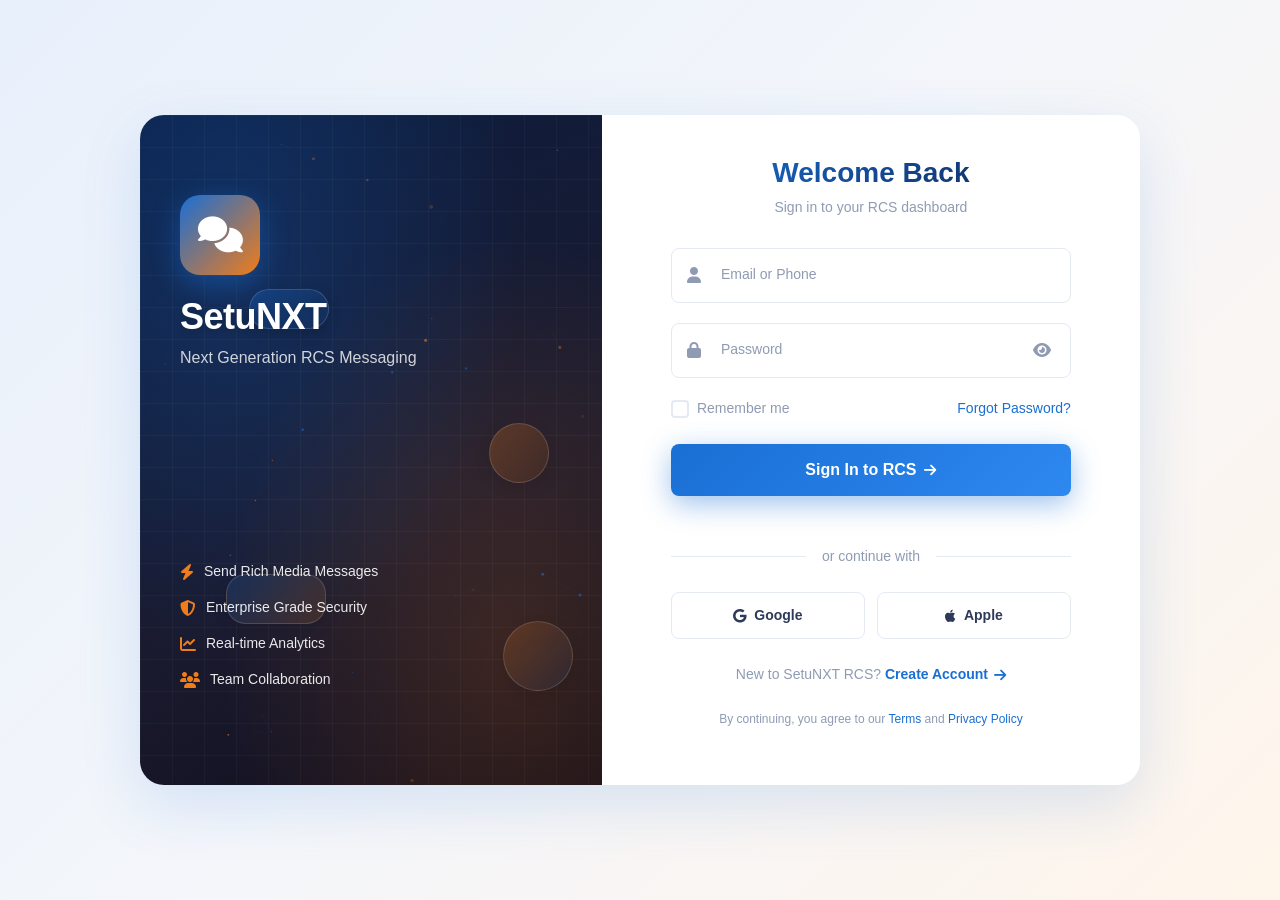
<file: login.html>
<!DOCTYPE html>
<html lang="en">
<head>
    <meta charset="UTF-8">
    <meta name="viewport" content="width=device-width, initial-scale=1.0">
    <title>SetuNXT RCS - Login</title>
    <meta name="description" content="Login to SetuNXT RCS Messaging Platform">
    
    <!-- Bootstrap 5 CSS -->
    <link href="https://cdn.jsdelivr.net/npm/bootstrap@5.3.0/dist/css/bootstrap.min.css" rel="stylesheet">
    
    <!-- Font Awesome -->
    <link rel="stylesheet" href="https://cdnjs.cloudflare.com/ajax/libs/font-awesome/6.4.0/css/all.min.css">
    
    <!-- Custom CSS -->
    <link rel="stylesheet" href="assets/css/auth.css">
    <!-- Animation system -->
    <link rel="stylesheet" href="assets/css/animations.css">
    <link rel="stylesheet" href="assets/css/animations-v2.css">
    
    <!-- Favicon -->
    <link rel="icon" type="image/x-icon" href="assets/images/favicon.ico">
    <style>
        body {
            background: linear-gradient(135deg, #F7F9FC 0%, #E4E9F2 100%);
        }
    </style>
</head>
<body class="auth-page">
    <div class="auth-container">
        <!-- Left Panel - RCS Theme -->
        <div class="auth-left-panel">
            <!-- RCS Background -->
            <div class="rcs-background"></div>
            
            <!-- Message Bubbles -->
            <div class="message-bubbles">
                <div class="bubble bubble-1"></div>
                <div class="bubble bubble-2"></div>
                <div class="bubble bubble-3"></div>
                <div class="bubble bubble-4"></div>
            </div>
            
            <!-- RCS Logo -->
            <div class="rcs-logo">
                <div class="logo-icon">
                    <i class="fas fa-comments"></i>
                </div>
                <div class="logo-text">
                    <h1>SetuNXT</h1>
                    <p class="tagline">Next Generation RCS Messaging</p>
                </div>
            </div>
            
            <!-- Features -->
            <div class="features">
                <div class="feature">
                    <i class="fas fa-bolt"></i>
                    <span>Send Rich Media Messages</span>
                </div>
                <div class="feature">
                    <i class="fas fa-shield-alt"></i>
                    <span>Enterprise Grade Security</span>
                </div>
                <div class="feature">
                    <i class="fas fa-chart-line"></i>
                    <span>Real-time Analytics</span>
                </div>
                <div class="feature">
                    <i class="fas fa-users"></i>
                    <span>Team Collaboration</span>
                </div>
            </div>
        </div>
        
        <!-- Right Panel with Form -->
        <div class="auth-right-panel">
            <!-- Form Container -->
            <div class="form-container">
                <div class="form-header">
                    <h2 class="form-title">Welcome Back</h2>
                    <p class="form-subtitle">Sign in to your RCS dashboard</p>
                </div>
                
                <form id="loginForm" class="auth-form">
                    <!-- Email Field -->
                    <div class="form-group floating-input">
                        <input type="text" id="email" placeholder=" " required>
                        <label for="email">Email or Phone</label>
                        <div class="input-icon">
                            <i class="fas fa-user"></i>
                        </div>
                        <div class="input-line"></div>
                    </div>
                    
                    <!-- Password Field -->
                    <div class="form-group floating-input">
                        <input type="password" id="password" placeholder=" " required>
                        <label for="password">Password</label>
                        <div class="input-icon">
                            <i class="fas fa-lock"></i>
                        </div>
                        <div class="input-line"></div>
                        <button type="button" class="toggle-password" id="togglePassword">
                            <i class="fas fa-eye"></i>
                        </button>
                    </div>
                    
                    <!-- Remember & Forgot -->
                    <div class="form-options">
                        <label class="checkbox-label">
                            <input type="checkbox" id="remember">
                            <span class="checkmark"></span>
                            Remember me
                        </label>
                        <a href="#" class="forgot-link" data-bs-toggle="modal" data-bs-target="#forgotPasswordModal">
                            Forgot Password?
                        </a>
                    </div>
                    
                    <!-- Submit Button -->
                    <button type="submit" class="submit-btn">
                        <span class="btn-content">
                            <span class="btn-text">Sign In to RCS</span>
                            <span class="btn-icon">
                                <i class="fas fa-arrow-right"></i>
                            </span>
                        </span>
                        <span class="btn-loader">
                            <div class="spinner"></div>
                        </span>
                    </button>
                    
                    <!-- Divider -->
                    <div class="divider">
                        <span>or continue with</span>
                    </div>
                    
                    <!-- Social Login -->
                    <div class="social-login">
                        <button type="button" class="social-btn google-btn">
                            <i class="fab fa-google"></i>
                            <span>Google</span>
                        </button>
                        <button type="button" class="social-btn apple-btn">
                            <i class="fab fa-apple"></i>
                            <span>Apple</span>
                        </button>
                    </div>
                    
                    <!-- Signup Link -->
                    <div class="auth-link">
                        New to SetuNXT RCS? 
                        <a href="signup.html" class="link-animated">
                            <span>Create Account</span>
                            <i class="fas fa-arrow-right"></i>
                        </a>
                    </div>
                </form>
                
                <!-- Footer -->
                <div class="form-footer">
                    <p>
                        By continuing, you agree to our 
                        <a href="#">Terms</a> and 
                        <a href="#">Privacy Policy</a>
                    </p>
                </div>
            </div>
        </div>
    </div>

    <!-- Forgot Password Modal -->
    <div class="modal fade" id="forgotPasswordModal" tabindex="-1">
        <div class="modal-dialog modal-dialog-centered">
            <div class="modal-content">
                <div class="modal-header">
                    <h5 class="modal-title">
                        <i class="fas fa-key me-2"></i>Reset Password
                    </h5>
                    <button type="button" class="btn-close" data-bs-dismiss="modal"></button>
                </div>
                <div class="modal-body">
                    <p class="text-muted mb-4">
                        Enter your email address and we'll send you a link to reset your password.
                    </p>
                    <form id="forgotPasswordForm">
                        <div class="mb-3">
                            <label for="resetEmail" class="form-label">Email Address</label>
                            <input type="email" class="form-control" id="resetEmail" required>
                        </div>
                        <button type="submit" class="btn btn-primary w-100" id="sendResetLinkBtn">
                            Send Reset Link
                        </button>
                    </form>
                </div>
            </div>
        </div>
    </div>

    <!-- Bootstrap JS Bundle with Popper -->
    <script src="https://cdn.jsdelivr.net/npm/bootstrap@5.3.0/dist/js/bootstrap.bundle.min.js"></script>

    <!-- Custom JavaScript -->
    <script src="assets/js/auth.js"></script>
    <!-- Animation engine -->
    <script src="assets/js/animations.js"></script>
    <script src="assets/js/animations-v2.js"></script>
</body>
</html>
</file>
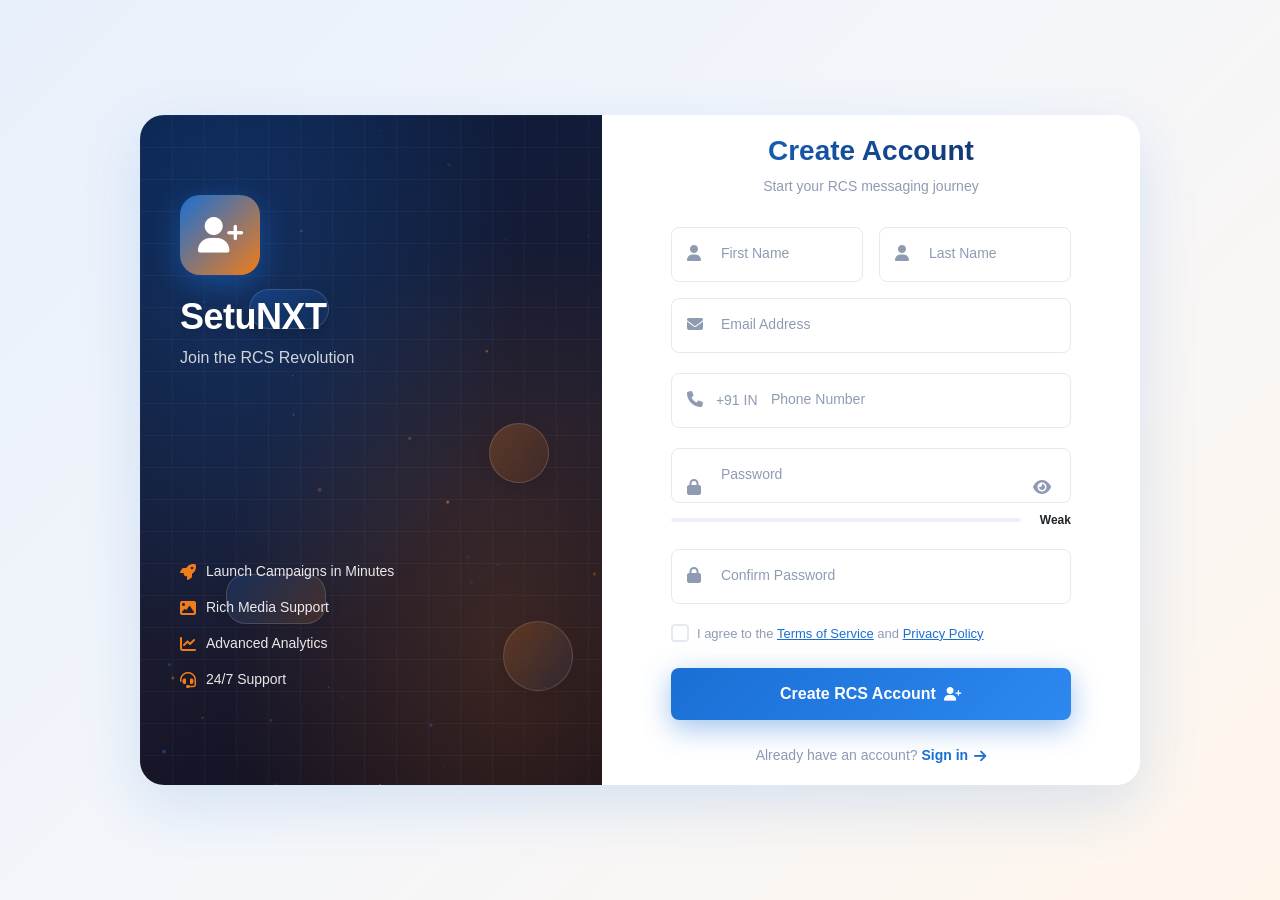
<file: signup.html>
<!DOCTYPE html>
<html lang="en">
<head>
    <meta charset="UTF-8">
    <meta name="viewport" content="width=device-width, initial-scale=1.0">
    <title>SetuNXT RCS - Sign Up</title>
    <meta name="description" content="Create your SetuNXT RCS Messaging account">
    
    <!-- Bootstrap 5 CSS -->
    <link href="https://cdn.jsdelivr.net/npm/bootstrap@5.3.0/dist/css/bootstrap.min.css" rel="stylesheet">
    
    <!-- Font Awesome -->
    <link rel="stylesheet" href="https://cdnjs.cloudflare.com/ajax/libs/font-awesome/6.4.0/css/all.min.css">
    
    <!-- Custom CSS -->
    <link rel="stylesheet" href="assets/css/auth.css">
    <!-- Animation system -->
    <link rel="stylesheet" href="assets/css/animations.css">
    <link rel="stylesheet" href="assets/css/animations-v2.css">
    
    <!-- Favicon -->
    <link rel="icon" type="image/x-icon" href="assets/images/favicon.ico">
    <style>
        body {
            background: linear-gradient(135deg, #F7F9FC 0%, #E4E9F2 100%);
        }
        
        /* Additional styles for better form layout */
        .country-code {
            pointer-events: none;
            background: transparent;
        }
        
        .phone-input-group select {
            background: transparent;
            border: none;
            color: var(--gray);
            outline: none;
            -webkit-appearance: none;
            -moz-appearance: none;
            appearance: none;
        }
    </style>
</head>
<body class="auth-page">
    <div class="auth-container signup-container">
        <!-- Left Panel - RCS Theme -->
        <div class="auth-left-panel">
            <!-- Message Bubbles -->
            <div class="message-bubbles">
                <div class="bubble bubble-1"></div>
                <div class="bubble bubble-2"></div>
                <div class="bubble bubble-3"></div>
                <div class="bubble bubble-4"></div>
            </div>
            
            <!-- RCS Logo -->
            <div class="rcs-logo">
                <div class="logo-icon">
                    <i class="fas fa-user-plus"></i>
                </div>
                <div class="logo-text">
                    <h1>SetuNXT</h1>
                    <p class="tagline">Join the RCS Revolution</p>
                </div>
            </div>
            
            <!-- Features -->
            <div class="features">
                <div class="feature">
                    <i class="fas fa-rocket"></i>
                    <span>Launch Campaigns in Minutes</span>
                </div>
                <div class="feature">
                    <i class="fas fa-image"></i>
                    <span>Rich Media Support</span>
                </div>
                <div class="feature">
                    <i class="fas fa-chart-line"></i>
                    <span>Advanced Analytics</span>
                </div>
                <div class="feature">
                    <i class="fas fa-headset"></i>
                    <span>24/7 Support</span>
                </div>
            </div>
        </div>
        
        <!-- Right Panel with Form -->
        <div class="auth-right-panel">
            <!-- Form Container -->
            <div class="form-container signup-form-container">
                <div class="form-header">
                    <h2 class="form-title">Create Account</h2>
                    <p class="form-subtitle">Start your RCS messaging journey</p>
                </div>
                
                <form id="signupForm" class="auth-form">
                    <!-- Name Fields -->
                    <div class="form-row">
                        <div class="form-group floating-input">
                            <input type="text" id="firstName" placeholder=" " required>
                            <label for="firstName">First Name</label>
                            <div class="input-icon">
                                <i class="fas fa-user"></i>
                            </div>
                            <div class="input-line"></div>
                        </div>
                        <div class="form-group floating-input">
                            <input type="text" id="lastName" placeholder=" " required>
                            <label for="lastName">Last Name</label>
                            <div class="input-icon">
                                <i class="fas fa-user"></i>
                            </div>
                            <div class="input-line"></div>
                        </div>
                    </div>
                    
                    <!-- Email Field -->
                    <div class="form-group floating-input">
                        <input type="email" id="email" placeholder=" " required>
                        <label for="email">Email Address</label>
                        <div class="input-icon">
                            <i class="fas fa-envelope"></i>
                        </div>
                        <div class="input-line"></div>
                    </div>
                    
                    <!-- Phone Field - Fixed -->
                    <div class="form-group floating-input phone-input-group">
                        <div class="input-icon">
                            <i class="fas fa-phone"></i>
                        </div>
                        <select class="country-code" id="countryCode" disabled>
                            <option value="+91">+91 IN</option>
                            <option value="+1">+1 US</option>
                            <option value="+44">+44 UK</option>
                            <option value="+81">+81 JP</option>
                        </select>
                        <input type="tel" id="phone" placeholder=" " required>
                        <label for="phone">Phone Number</label>
                        <div class="input-line"></div>
                    </div>
                    
                    <!-- Password Field -->
                    <div class="form-group floating-input">
                        <input type="password" id="password" placeholder=" " required>
                        <label for="password">Password</label>
                        <div class="input-icon">
                            <i class="fas fa-lock"></i>
                        </div>
                        <div class="input-line"></div>
                        <button type="button" class="toggle-password" id="togglePassword">
                            <i class="fas fa-eye"></i>
                        </button>
                        
                        <!-- Password Strength Indicator -->
                        <div class="password-strength">
                            <div class="strength-bar">
                                <div class="strength-fill" id="strengthFill"></div>
                            </div>
                            <span class="strength-text" id="strengthText">Weak</span>
                        </div>
                    </div>
                    
                    <!-- Confirm Password -->
                    <div class="form-group floating-input">
                        <input type="password" id="confirmPassword" placeholder=" " required>
                        <label for="confirmPassword">Confirm Password</label>
                        <div class="input-icon">
                            <i class="fas fa-lock"></i>
                        </div>
                        <div class="input-line"></div>
                        <div class="match-indicator" id="matchIndicator">
                            <i class="fas fa-check"></i>
                        </div>
                    </div>
                    
                    <!-- Terms -->
                    <div class="form-options terms">
                        <label class="checkbox-label">
                            <input type="checkbox" id="terms" required>
                            <span class="checkmark"></span>
                            <span style="font-size: 13px;">
                                I agree to the <a href="#" style="color: var(--primary);">Terms of Service</a> and <a href="#" style="color: var(--primary);">Privacy Policy</a>
                            </span>
                        </label>
                    </div>
                    
                    <!-- Submit Button -->
                    <button type="submit" class="submit-btn">
                        <span class="btn-content">
                            <span class="btn-text">Create RCS Account</span>
                            <span class="btn-icon">
                                <i class="fas fa-user-plus"></i>
                            </span>
                        </span>
                        <span class="btn-loader">
                            <div class="spinner"></div>
                        </span>
                    </button>
                    
                    <!-- Login Link -->
                    <div class="auth-link">
                        Already have an account? 
                        <a href="login.html" class="link-animated">
                            <span>Sign in</span>
                            <i class="fas fa-arrow-right"></i>
                        </a>
                    </div>
                </form>
                
                <!-- Footer -->
                <!-- <div class="form-footer">
                </div> -->
            </div>
        </div>
    </div>

    <!-- Bootstrap JS Bundle with Popper -->
    <script src="https://cdn.jsdelivr.net/npm/bootstrap@5.3.0/dist/js/bootstrap.bundle.min.js"></script>

    <!-- Custom JavaScript -->
    <script src="assets/js/auth.js"></script>
    
    <script>
        // Additional JS for phone input
        document.addEventListener('DOMContentLoaded', function() {
            // Fix phone input label positioning
            const phoneInput = document.getElementById('phone');
            const phoneLabel = document.querySelector('.phone-input-group label');
            
            if (phoneInput && phoneLabel) {
                phoneInput.addEventListener('focus', function() {
                    phoneLabel.style.transform = 'translateY(-22px) translateX(-10px) scale(0.85)';
                });
                
                phoneInput.addEventListener('blur', function() {
                    if (!this.value) {
                        phoneLabel.style.transform = 'translateY(0) scale(1)';
                    }
                });
            }
        });
    </script>
    <!-- Animation engine -->
    <script src="assets/js/animations.js"></script>
    <script src="assets/js/animations-v2.js"></script>
</body>
</html>
</file>
<file: assets/css/auth.css>
:root {
    --primary: #1a6fd4;
    --primary-light: #2d88f0;
    --primary-dark: #1158b0;
    --secondary: #f07c1a;
    --success: #00D68F;
    --danger: #FF3D71;
    --warning: #FFAA00;
    --dark: #1A1B27;
    --gray-dark: #2E3A59;
    --gray: #8F9BB3;
    --gray-light: #EDF1F7;
    --light: #FFFFFF;
    --gradient: linear-gradient(135deg, #1a6fd4 0%, #f07c1a 100%);
    --gradient-dark: linear-gradient(135deg, #1158b0 0%, #d96a0a 100%);
    --shadow: 0 8px 30px rgba(26, 111, 212, 0.15);
    --shadow-lg: 0 15px 50px rgba(26, 111, 212, 0.2);
    --border: #E4E9F2;
}

/* Base Styles */
.auth-page {
    min-height: 100vh;
    background: linear-gradient(135deg, #e8f0fb 0%, #f4f6fa 50%, #fff5eb 100%);
    display: flex;
    align-items: center;
    justify-content: center;
    padding: 20px;
    font-family: -apple-system, BlinkMacSystemFont, 'Segoe UI', Roboto, 'Helvetica Neue', Arial, sans-serif;
    overflow-x: hidden;
}

/* Container - Compact Height */
.auth-container {
    display: flex;
    max-width: 1000px;
    width: 100%;
    max-height: 670px;
    height: 670px;
    background: var(--light);
    border-radius: 24px;
    overflow: hidden;
    box-shadow: 
        0 20px 60px rgba(26, 111, 212, 0.15),
        inset 0 1px 0 rgba(255, 255, 255, 0.2);
    animation: 
        containerAppear 0.8s cubic-bezier(0.4, 0, 0.2, 1);
    position: relative;
}

@keyframes containerAppear {
    from {
        opacity: 0;
        transform: translateY(30px) scale(0.98);
    }
    to {
        opacity: 1;
        transform: translateY(0) scale(1);
    }
}

/* Left Panel - Enhanced RCS Theme */
.auth-left-panel {
    flex: 1;
    background: linear-gradient(135deg, var(--dark) 0%, #2A2D3E 100%);
    position: relative;
    overflow: hidden;
    min-width: 300px;
    padding: 40px;
    display: flex;
    flex-direction: column;
    justify-content: space-between;
}

/* Enhanced Message Bubbles */
.message-bubbles {
    position: absolute;
    width: 100%;
    height: 100%;
}

.bubble {
    position: absolute;
    background: rgba(255, 255, 255, 0.1);
    border-radius: 20px;
    backdrop-filter: blur(10px);
    border: 1px solid rgba(255, 255, 255, 0.15);
    animation: 
        floatBubble 8s ease-in-out infinite;
    box-shadow: 0 5px 15px rgba(0, 0, 0, 0.1);
}

.bubble-1 {
    width: 80px;
    height: 40px;
    top: 20%;
    left: 15%;
    animation-delay: 0s;
    background: linear-gradient(135deg, rgba(26, 111, 212, 0.2), rgba(240, 124, 26, 0.2));
}

.bubble-2 {
    width: 60px;
    height: 60px;
    top: 40%;
    right: 20%;
    animation-delay: 2s;
    background: linear-gradient(135deg, rgba(240, 124, 26, 0.2), rgba(0, 214, 143, 0.2));
    border-radius: 50%;
}

.bubble-3 {
    width: 100px;
    height: 50px;
    bottom: 30%;
    left: 10%;
    animation-delay: 4s;
    background: linear-gradient(135deg, rgba(0, 214, 143, 0.2), rgba(255, 61, 113, 0.2));
}

.bubble-4 {
    width: 70px;
    height: 70px;
    bottom: 20%;
    right: 15%;
    animation-delay: 6s;
    background: linear-gradient(135deg, rgba(255, 61, 113, 0.2), rgba(26, 111, 212, 0.2));
    border-radius: 50%;
}

@keyframes floatBubble {
    0%, 100% {
        transform: translate(0, 0) scale(1);
    }
    25% {
        transform: translate(10px, -20px) scale(1.05);
    }
    50% {
        transform: translate(-10px, -30px) scale(1.1);
    }
    75% {
        transform: translate(20px, -15px) scale(1.05);
    }
}

/* Enhanced RCS Logo Animation */
.rcs-logo {
    position: relative;
    z-index: 2;
    margin-top: 40px;
    animation: logoSlideIn 1s ease-out;
}

@keyframes logoSlideIn {
    from {
        opacity: 0;
        transform: translateX(-30px);
    }
    to {
        opacity: 1;
        transform: translateX(0);
    }
}

.logo-icon {
    width: 80px;
    height: 80px;
    background: var(--gradient);
    border-radius: 20px;
    display: flex;
    align-items: center;
    justify-content: center;
    font-size: 36px;
    color: white;
    margin-bottom: 20px;
    animation: 
        logoPulse 3s ease-in-out infinite;
    box-shadow: 
        0 10px 30px rgba(26, 111, 212, 0.3),
        0 0 0 1px rgba(255, 255, 255, 0.1);
    position: relative;
    overflow: hidden;
}

@keyframes logoPulse {
    0%, 100% {
        transform: scale(1);
        box-shadow: 
            0 10px 30px rgba(26, 111, 212, 0.3),
            0 0 0 1px rgba(255, 255, 255, 0.1);
    }
    50% {
        transform: scale(1.05);
        box-shadow: 
            0 15px 40px rgba(26, 111, 212, 0.4),
            0 0 0 2px rgba(255, 255, 255, 0.2);
    }
}

/* Logo Text Animation */
.logo-text {
    position: relative;
    z-index: 2;
    overflow: hidden;
}

.logo-text h1 {
    font-size: 36px;
    font-weight: 700;
    margin: 0;
    color: white;
    letter-spacing: -0.5px;
    text-shadow: 0 2px 10px rgba(0, 0, 0, 0.2);
}

.tagline {
    font-size: 16px;
    color: rgba(255, 255, 255, 0.8);
    margin-top: 8px;
    font-weight: 500;
    opacity: 0;
    animation: fadeInUp 1s ease-out 0.5s forwards;
}

/* Enhanced Features Animation */
.features {
    position: relative;
    z-index: 2;
    margin-top: auto;
    margin-bottom: 40px;
    opacity: 0;
    animation: fadeInUp 1s ease-out 0.8s forwards;
}

.feature {
    display: flex;
    align-items: center;
    margin-bottom: 15px;
    color: rgba(255, 255, 255, 0.9);
    font-size: 14px;
    opacity: 0;
    transform: translateX(-20px);
    animation: slideInLeft 0.5s ease-out forwards;
}

.feature:nth-child(1) { animation-delay: 1s; }
.feature:nth-child(2) { animation-delay: 1.2s; }
.feature:nth-child(3) { animation-delay: 1.4s; }
.feature:nth-child(4) { animation-delay: 1.6s; }

@keyframes slideInLeft {
    to {
        opacity: 1;
        transform: translateX(0);
    }
}

.feature i {
    margin-right: 10px;
    color: var(--secondary);
    font-size: 16px;
}

/* Right Panel */
.auth-right-panel {
    flex: 1.2;
    padding: 50px 40px;
    min-width: 350px;
    display: flex;
    align-items: center;
    justify-content: center;
    animation: 
        slideInRight 0.8s cubic-bezier(0.4, 0, 0.2, 1) 0.2s both;
    background: var(--light);
    position: relative;
    overflow: hidden;
}

@keyframes slideInRight {
    from {
        opacity: 0;
        transform: translateX(30px);
    }
    to {
        opacity: 1;
        transform: translateX(0);
    }
}

/* Form Container */
.form-container {
    width: 100%;
    max-width: 400px;
    animation: formAppear 0.8s ease-out 0.4s both;
}

@keyframes formAppear {
    from {
        opacity: 0;
        transform: translateY(20px);
    }
    to {
        opacity: 1;
        transform: translateY(0);
    }
}

.form-header {
    text-align: center;
    margin-bottom: 30px;
    animation: headerPop 0.6s cubic-bezier(0.68, -0.55, 0.265, 1.55) 0.8s both;
}

@keyframes headerPop {
    0% {
        opacity: 0;
        transform: scale(0.5);
    }
    100% {
        opacity: 1;
        transform: scale(1);
    }
}

.form-title {
    font-size: 28px;
    font-weight: 700;
    margin-bottom: 8px;
    color: var(--dark);
    background: var(--gradient);
    -webkit-background-clip: text;
    background-clip: text;
    -webkit-text-fill-color: transparent;
}

.form-subtitle {
    color: var(--gray);
    font-size: 14px;
    font-weight: 400;
}

/* Enhanced Floating Input */
.floating-input {
    position: relative;
    margin-bottom: 20px;
    animation: fieldAppear 0.6s ease-out forwards;
    animation-delay: calc(var(--field-index) * 0.1s);
    opacity: 0;
    transform: translateY(20px);
}

@keyframes fieldAppear {
    to {
        opacity: 1;
        transform: translateY(0);
    }
}

.floating-input input {
    width: 100%;
    padding: 16px 16px 16px 45px;
    font-size: 14px;
    background: var(--light);
    border: 1px solid var(--border);
    border-radius: 8px;
    transition: all 0.3s ease;
    color: var(--dark);
    font-weight: 400;
}

.floating-input input:focus {
    outline: none;
    border-color: var(--primary);
    background: var(--light);
    box-shadow: 
        0 5px 15px rgba(26, 111, 212, 0.1);
}

.floating-input input:focus + label,
.floating-input input:not(:placeholder-shown) + label {
    transform: translateY(-22px) translateX(-10px) scale(0.85);
    color: var(--primary);
}

.floating-input label {
    position: absolute;
    left: 45px;
    top: 16px;
    color: var(--gray);
    font-size: 14px;
    pointer-events: none;
    transition: all 0.3s cubic-bezier(0.4, 0, 0.2, 1);
    transform-origin: left top;
    font-weight: 400;
    background: var(--light);
    padding: 0 5px;
}

.input-icon {
    position: absolute;
    left: 16px;
    top: 50%;
    transform: translateY(-50%);
    color: var(--gray);
    transition: all 0.3s ease;
    z-index: 1;
    font-size: 16px;
}

.floating-input:focus-within .input-icon {
    color: var(--primary);
}

.toggle-password {
    position: absolute;
    right: 16px;
    top: 50%;
    transform: translateY(-50%);
    background: none;
    border: none;
    color: var(--gray);
    cursor: pointer;
    padding: 4px;
    transition: all 0.3s ease;
    font-size: 16px;
}

.toggle-password:hover {
    color: var(--primary);
}

/* Form Row */
.form-row {
    display: flex;
    gap: 16px;
    margin-bottom: 16px;
}

.form-row .floating-input {
    flex: 1;
    margin-bottom: 0;
}

/* Form Options */
.form-options {
    display: flex;
    justify-content: space-between;
    align-items: center;
    margin-bottom: 25px;
    animation: optionsAppear 0.8s ease-out 1s both;
}

@keyframes optionsAppear {
    from {
        opacity: 0;
        transform: translateY(10px);
    }
    to {
        opacity: 1;
        transform: translateY(0);
    }
}

.checkbox-label {
    display: flex;
    align-items: center;
    cursor: pointer;
    font-size: 14px;
    color: var(--gray);
    user-select: none;
    font-weight: 400;
    transition: all 0.3s ease;
}

.checkbox-label input {
    display: none;
}

.checkmark {
    width: 18px;
    height: 18px;
    border: 2px solid var(--border);
    border-radius: 4px;
    margin-right: 8px;
    position: relative;
    transition: all 0.3s cubic-bezier(0.4, 0, 0.2, 1);
}

.checkbox-label input:checked + .checkmark {
    background: var(--primary);
    border-color: var(--primary);
}

.checkbox-label input:checked + .checkmark::after {
    content: '';
    position: absolute;
    left: 5px;
    top: 2px;
    width: 5px;
    height: 9px;
    border: solid white;
    border-width: 0 2px 2px 0;
    transform: rotate(45deg);
}

.forgot-link {
    color: var(--primary);
    text-decoration: none;
    font-size: 14px;
    font-weight: 500;
    transition: all 0.3s ease;
}

.forgot-link:hover {
    color: var(--primary-dark);
}

.submit-btn {
    width: 100%;
    padding: 14px;
    background: var(--primary);
    color: white;
    border: none;
    border-radius: 8px;
    font-size: 16px;
    font-weight: 600;
    cursor: pointer;
    transition: all 0.3s ease;
    position: relative;
    overflow: hidden;
    margin-bottom: 25px;
}

.submit-btn:hover {
    background: var(--primary-dark);
    transform: translateY(-2px);
    box-shadow: 0 8px 20px rgba(26, 111, 212, 0.3);
}

.btn-content {
    display: flex;
    align-items: center;
    justify-content: center;
    gap: 8px;
    transition: transform 0.3s ease;
    position: relative;
    z-index: 1;
}

.btn-text {
    font-size: 16px;
}

.btn-icon {
    font-size: 14px;
    transition: transform 0.3s ease;
}

.submit-btn:hover .btn-icon {
    transform: translateX(3px);
}

.btn-loader {
    position: absolute;
    top: 0;
    left: 0;
    width: 100%;
    height: 100%;
    display: flex;
    align-items: center;
    justify-content: center;
    background: var(--gradient);
    opacity: 0;
    transform: translateY(100%);
    transition: all 0.3s ease;
    z-index: 1;
}

.submit-btn.loading .btn-content {
    transform: translateY(-100%);
}

.submit-btn.loading .btn-loader {
    opacity: 1;
    transform: translateY(0);
}

.spinner {
    width: 20px;
    height: 20px;
    border: 2px solid rgba(255, 255, 255, 0.3);
    border-top-color: white;
    border-radius: 50%;
    animation: spin 1s linear infinite;
}

@keyframes spin {
    to {
        transform: rotate(360deg);
    }
}

/* Divider */
.divider {
    display: flex;
    align-items: center;
    margin: 25px 0;
    color: var(--gray);
    font-size: 14px;
}

.divider::before,
.divider::after {
    content: '';
    flex: 1;
    height: 1px;
    background: var(--border);
}

.divider span {
    padding: 0 16px;
    background: var(--light);
}

/* Social Login */
.social-login {
    display: flex;
    gap: 12px;
    margin-bottom: 25px;
}

.social-btn {
    flex: 1;
    padding: 12px;
    border: 1px solid var(--border);
    background: var(--light);
    border-radius: 8px;
    font-size: 14px;
    font-weight: 600;
    cursor: pointer;
    transition: all 0.3s ease;
    display: flex;
    align-items: center;
    justify-content: center;
    gap: 8px;
    color: var(--gray-dark);
}

.social-btn:hover {
    transform: translateY(-2px);
    border-color: var(--primary);
    box-shadow: 0 4px 12px rgba(0, 0, 0, 0.1);
    color: var(--primary);
}

.google-btn:hover {
    color: #DB4437;
    border-color: #DB4437;
}

.apple-btn:hover {
    color: #000;
    border-color: #000;
}

.auth-link {
    text-align: center;
    color: var(--gray);
    font-size: 14px;
}

.link-animated {
    color: var(--primary);
    text-decoration: none;
    font-weight: 600;
    display: inline-flex;
    align-items: center;
    gap: 6px;
    transition: all 0.3s ease;
}

.link-animated:hover {
    color: var(--primary-dark);
}

.link-animated i {
    transition: transform 0.3s ease;
}

.link-animated:hover i {
    transform: translateX(3px);
}

/* Form Footer */
.form-footer {
    margin-top: 25px;
    text-align: center;
    font-size: 12px;
    color: var(--gray);
    font-weight: 400;
}

.form-footer a {
    color: var(--primary);
    text-decoration: none;
    font-weight: 500;
    transition: all 0.3s ease;
}

.form-footer a:hover {
    color: var(--primary-dark);
}

.copyright {
    margin-top: 10px;
    opacity: 0.7;
}

/* Enhanced Password Strength */
.password-strength {
    margin-top: 8px;
    display: flex;
    align-items: center;
    gap: 10px;
}

.strength-bar {
    flex: 1;
    height: 4px;
    background: var(--gray-light);
    border-radius: 2px;
    overflow: hidden;
}

.strength-fill {
    height: 100%;
    width: 0%;
    background: var(--danger);
    transition: all 0.3s ease;
    border-radius: 2px;
}

.strength-text {
    font-size: 12px;
    font-weight: 600;
    min-width: 40px;
    text-align: right;
}

/* Match Indicator */
.match-indicator {
    position: absolute;
    right: 16px;
    top: 50%;
    transform: translateY(-50%);
    width: 20px;
    height: 20px;
    background: var(--success);
    border-radius: 50%;
    display: flex;
    align-items: center;
    justify-content: center;
    color: white;
    font-size: 10px;
    opacity: 0;
    transition: all 0.3s ease;
}

/* Responsive Design */
@media (max-width: 768px) {
    .auth-container {
        flex-direction: column;
        max-width: 450px;
        max-height: none;
        height: auto;
        min-height: 650px;
    }
    
    .auth-left-panel {
        min-height: 250px;
        padding: 30px;
    }
    
    .auth-right-panel {
        padding: 30px;
    }
    
    .form-row {
        flex-direction: column;
        gap: 16px;
    }
    
    .social-login {
        flex-direction: column;
    }
    
    .logo-icon {
        width: 60px;
        height: 60px;
        font-size: 28px;
    }
    
    .logo-text h1 {
        font-size: 28px;
    }
    
    .features {
        margin-bottom: 20px;
    }
}

@media (max-width: 480px) {
    .auth-page {
        padding: 10px;
    }
    
    .auth-container {
        border-radius: 16px;
    }
    
    .auth-right-panel {
        padding: 20px;
    }
    
    .form-container {
        max-width: 100%;
    }
    
    .form-title {
        font-size: 24px;
    }
    
    .logo-text h1 {
        font-size: 24px;
    }
    
    .auth-left-panel {
        padding: 20px;
    }
    
    /* Reduce animations on small screens */
    .bubble {
        animation-duration: 10s;
    }
}

/* Signup Specific Enhancements */
.signup-container .auth-left-panel {
    background: linear-gradient(135deg, #1A1B27 0%, #2A2D3E 100%);
}

.signup-container .bubble {
    animation-duration: 10s;
}

/* Phone Input */
.phone-input-group {
    position: relative;
}

.country-code {
    position: absolute;
    left: 45px;
    top: 50%;
    transform: translateY(-50%);
    background: none;
    border: none;
    color: var(--gray);
    font-size: 14px;
    padding-right: 8px;
    border-right: 1px solid var(--border);
    cursor: pointer;
    z-index: 2;
    font-weight: 400;
    width: 50px;
}

.phone-input-group input {
    padding-left: 95px;
}

.phone-input-group label {
    left: 95px;
}

.terms .checkbox-label {
    animation: termsAppear 0.8s ease-out 1.8s both;
}

@keyframes termsAppear {
    from {
        opacity: 0;
        transform: translateY(10px);
    }
    to {
        opacity: 1;
        transform: translateY(0);
    }
}

@keyframes fadeInUp {
    from {
        opacity: 0;
        transform: translateY(20px);
    }
    to {
        opacity: 1;
        transform: translateY(0);
    }
}

/* ── Full-page redirect overlay ── */
.page-overlay {
    position: fixed;
    inset: 0;
    z-index: 99999;
    display: flex;
    flex-direction: column;
    align-items: center;
    justify-content: center;
    gap: 20px;

    /* frosted-glass backdrop */
    background: rgba(245, 248, 255, 0.55);
    backdrop-filter: blur(14px) saturate(1.4);
    -webkit-backdrop-filter: blur(14px) saturate(1.4);

    opacity: 0;
    pointer-events: none;
    transition: opacity 0.35s ease;
}

.page-overlay.active {
    opacity: 1;
    pointer-events: all;
}

/* Ring spinner */
.overlay-spinner {
    width: 64px;
    height: 64px;
    border-radius: 50%;
    border: 4px solid rgba(26, 111, 212, 0.18);
    border-top-color: var(--primary);
    border-right-color: var(--secondary);
    animation: overlaySpin 0.9s linear infinite;
    box-shadow: 0 0 24px rgba(26, 111, 212, 0.25);
}

@keyframes overlaySpin {
    to { transform: rotate(360deg); }
}

/* Logo badge inside / above spinner */
.overlay-logo {
    width: 64px;
    height: 64px;
    background: var(--gradient);
    border-radius: 18px;
    display: flex;
    align-items: center;
    justify-content: center;
    font-size: 28px;
    color: #fff;
    box-shadow: 0 8px 24px rgba(26, 111, 212, 0.35);
    animation: overlayPulse 1.6s ease-in-out infinite;
}

@keyframes overlayPulse {
    0%, 100% { transform: scale(1);    box-shadow: 0 8px 24px rgba(26, 111, 212, 0.35); }
    50%       { transform: scale(1.08); box-shadow: 0 12px 32px rgba(26, 111, 212, 0.5); }
}

.overlay-text {
    font-size: 15px;
    font-weight: 600;
    color: var(--primary-dark);
    letter-spacing: 0.3px;
    animation: overlayDots 1.4s steps(4, end) infinite;
}

@keyframes overlayDots {
    0%   { content: ''; }
}

/* animated ellipsis via pseudo-element trick using a wrapper */
.overlay-text::after {
    content: '';
    animation: ellipsis 1.4s steps(4, end) infinite;
}

@keyframes ellipsis {
    0%   { content: '';    }
    25%  { content: '.';   }
    50%  { content: '..';  }
    75%  { content: '...'; }
    100% { content: '';    }
}

/* ================================================================
   SETUNXT AUTH — PREMIUM VISUAL ENHANCEMENT
   Logo: Blue #1a6fd4 | Orange #f07c1a
   ================================================================ */

/* Container entrance */
.auth-container {
  animation: sn-auth-appear 0.85s cubic-bezier(0.22, 1, 0.36, 1) both;
}
@keyframes sn-auth-appear {
  from { opacity: 0; transform: translateY(36px) scale(0.97); }
  to   { opacity: 1; transform: translateY(0) scale(1); }
}

/* Left panel — enhanced gradient with mesh */
.auth-left-panel {
  background:
    radial-gradient(ellipse at 20% 20%, rgba(26,111,212,0.25) 0%, transparent 55%),
    radial-gradient(ellipse at 80% 80%, rgba(240,124,26,0.18) 0%, transparent 55%),
    linear-gradient(150deg, #0b1d41 0%, #1a1a2e 60%, #0f0c1a 100%) !important;
  position: relative;
  overflow: hidden;
}

/* Animated mesh lines on left panel */
.auth-left-panel::before {
  content: '';
  position: absolute;
  inset: 0;
  background-image:
    linear-gradient(rgba(255,255,255,0.03) 1px, transparent 1px),
    linear-gradient(90deg, rgba(255,255,255,0.03) 1px, transparent 1px);
  background-size: 32px 32px;
  pointer-events: none;
}

/* Logo in left panel */
.rcs-logo .logo-icon {
  background: linear-gradient(135deg, #1a6fd4, #f07c1a) !important;
  box-shadow: 0 8px 28px rgba(26,111,212,0.45) !important;
  transition: transform 0.35s cubic-bezier(0.34, 1.56, 0.64, 1) !important;
}
.rcs-logo:hover .logo-icon {
  transform: scale(1.1) rotate(-5deg) !important;
}

/* Feature items — stagger entrance */
.features .feature {
  animation: sn-fadeInLeft 0.65s cubic-bezier(0.22, 1, 0.36, 1) both;
  transition: transform 0.25s ease !important;
}
.features .feature:nth-child(1) { animation-delay: 0.4s; }
.features .feature:nth-child(2) { animation-delay: 0.55s; }
.features .feature:nth-child(3) { animation-delay: 0.70s; }
.features .feature:nth-child(4) { animation-delay: 0.85s; }
.features .feature:hover {
  transform: translateX(6px) !important;
}
.features .feature i {
  transition: color 0.2s ease, text-shadow 0.2s ease !important;
}
.features .feature:hover i {
  color: #ffb366 !important;
  text-shadow: 0 0 12px rgba(240,124,26,0.6);
}

/* Message bubbles — enhanced colors */
.bubble-1 { background: linear-gradient(135deg, rgba(26,111,212,0.3), rgba(26,111,212,0.1)) !important; }
.bubble-2 { background: linear-gradient(135deg, rgba(240,124,26,0.25), rgba(240,124,26,0.08)) !important; }
.bubble-3 { background: linear-gradient(135deg, rgba(26,111,212,0.2), rgba(240,124,26,0.15)) !important; }
.bubble-4 { background: linear-gradient(135deg, rgba(240,124,26,0.2), rgba(26,111,212,0.1)) !important; }

/* Right panel — form container entrance */
.auth-right-panel .form-container {
  animation: sn-fadeInRight 0.8s cubic-bezier(0.22, 1, 0.36, 1) 0.1s both;
}

/* Form title gradient */
.form-title {
  background: linear-gradient(135deg, #1a6fd4, #0e2554);
  -webkit-background-clip: text;
  background-clip: text;
  color: transparent !important;
}

/* Floating inputs — enhanced focus */
.floating-input input:focus,
.floating-input select:focus {
  border-color: var(--primary) !important;
  box-shadow: 0 0 0 3px rgba(26,111,212,0.12) !important;
}
.floating-input .input-line {
  background: linear-gradient(90deg, var(--primary), var(--secondary)) !important;
}

/* Submit button — shine + glow pulse */
.submit-btn {
  background: linear-gradient(135deg, #1a6fd4, #2d88f0) !important;
  box-shadow: 0 8px 28px rgba(26,111,212,0.42) !important;
  transition: all 0.3s cubic-bezier(0.34, 1.56, 0.64, 1) !important;
  position: relative;
  overflow: hidden;
}
.submit-btn::after {
  content: '';
  position: absolute;
  inset: 0;
  background: linear-gradient(90deg, transparent, rgba(255,255,255,0.2), transparent);
  transform: translateX(-120%);
  transition: transform 0.55s ease;
  pointer-events: none;
}
.submit-btn:hover {
  transform: translateY(-3px) !important;
  box-shadow: 0 14px 40px rgba(26,111,212,0.55) !important;
}
.submit-btn:hover::after {
  transform: translateX(120%);
}

/* Social buttons */
.social-btn {
  transition: all 0.3s cubic-bezier(0.34, 1.56, 0.64, 1) !important;
}
.social-btn:hover {
  transform: translateY(-3px) !important;
  box-shadow: 0 6px 18px rgba(0,0,0,0.12) !important;
}

/* Link animated underline */
.link-animated span {
  position: relative;
}
.link-animated span::after {
  content: '';
  position: absolute;
  bottom: -1px; left: 0;
  width: 0; height: 1.5px;
  background: linear-gradient(90deg, #1a6fd4, #f07c1a);
  transition: width 0.28s ease;
}
.link-animated:hover span::after {
  width: 100%;
}

@keyframes sn-fadeInLeft {
  from { opacity: 0; transform: translateX(-36px); }
  to   { opacity: 1; transform: translateX(0); }
}
@keyframes sn-fadeInRight {
  from { opacity: 0; transform: translateX(36px); }
  to   { opacity: 1; transform: translateX(0); }
}
</file>
<file: assets/css/animations.css>
/* ================================================================
   SETUNXT — SHARED ANIMATION LIBRARY
   Brand Colors: Blue #1a6fd4  |  Orange #f07c1a
   Bridge + WiFi theme → Connectivity, Speed, Reliability
   ================================================================ */

/* ── Keyframes ──────────────────────────────────────────────── */

@keyframes sn-fadeInUp {
  from { opacity: 0; transform: translateY(36px); }
  to   { opacity: 1; transform: translateY(0); }
}
@keyframes sn-fadeInDown {
  from { opacity: 0; transform: translateY(-28px); }
  to   { opacity: 1; transform: translateY(0); }
}
@keyframes sn-fadeInLeft {
  from { opacity: 0; transform: translateX(-52px); }
  to   { opacity: 1; transform: translateX(0); }
}
@keyframes sn-fadeInRight {
  from { opacity: 0; transform: translateX(52px); }
  to   { opacity: 1; transform: translateX(0); }
}
@keyframes sn-scaleIn {
  from { opacity: 0; transform: scale(0.86); }
  to   { opacity: 1; transform: scale(1); }
}
@keyframes sn-blurIn {
  from { opacity: 0; filter: blur(10px); transform: translateY(16px); }
  to   { opacity: 1; filter: blur(0px); transform: translateY(0); }
}

/* Floating Y-axis for phone mockup and chips */
@keyframes sn-floatY {
  0%, 100% { transform: translateY(0px); }
  50%       { transform: translateY(-14px); }
}
@keyframes sn-floatY-sm {
  0%, 100% { transform: translateY(0px); }
  50%       { transform: translateY(-7px); }
}

/* Drifting background orbs */
@keyframes sn-orb-drift-a {
  0%   { transform: translate(0, 0) scale(1); }
  33%  { transform: translate(40px, -25px) scale(1.06); }
  66%  { transform: translate(-25px, 20px) scale(0.94); }
  100% { transform: translate(0, 0) scale(1); }
}
@keyframes sn-orb-drift-b {
  0%   { transform: translate(0, 0) scale(1); }
  40%  { transform: translate(-30px, 30px) scale(1.04); }
  80%  { transform: translate(20px, -18px) scale(0.96); }
  100% { transform: translate(0, 0) scale(1); }
}

/* Shimmer sweep — for text & buttons */
@keyframes sn-shimmer {
  0%   { background-position: -200% center; }
  100% { background-position: 200% center; }
}

/* Gradient bg shift — for hero/CTA background accent */
@keyframes sn-gradientShift {
  0%   { background-position: 0% 50%; }
  50%  { background-position: 100% 50%; }
  100% { background-position: 0% 50%; }
}

/* Glow pulse for CTAs */
@keyframes sn-glowPulse-blue {
  0%, 100% { box-shadow: 0 0 0 0 rgba(26,111,212,0.5), 0 8px 24px rgba(26,111,212,0.3); }
  50%       { box-shadow: 0 0 0 10px rgba(26,111,212,0), 0 8px 24px rgba(26,111,212,0.3); }
}
@keyframes sn-glowPulse-orange {
  0%, 100% { box-shadow: 0 0 0 0 rgba(240,124,26,0.5), 0 8px 24px rgba(240,124,26,0.3); }
  50%       { box-shadow: 0 0 0 10px rgba(240,124,26,0), 0 8px 24px rgba(240,124,26,0.3); }
}

/* Badge dot pulse */
@keyframes sn-dot-pulse {
  0%, 100% { transform: scale(1); opacity: 1; }
  50%       { transform: scale(1.5); opacity: 0.6; }
}

/* Scroll progress bar */
@keyframes sn-progressGrow {
  from { width: 0; }
}

/* Spinning slow — for decorative ring elements */
@keyframes sn-spin-slow {
  to { transform: rotate(360deg); }
}

/* Bar fill from left */
@keyframes sn-barFill {
  from { transform: scaleX(0); transform-origin: left; }
  to   { transform: scaleX(1); transform-origin: left; }
}

/* Step connector line draw */
@keyframes sn-lineDraw {
  from { clip-path: inset(0 100% 0 0); }
  to   { clip-path: inset(0 0% 0 0); }
}

/* Card pop-in from bottom */
@keyframes sn-cardPop {
  0%   { opacity: 0; transform: translateY(30px) scale(0.96); }
  70%  { transform: translateY(-4px) scale(1.01); }
  100% { opacity: 1; transform: translateY(0) scale(1); }
}

/* ── Scroll-Reveal Classes ───────────────────────────────────── */
/* Used by IntersectionObserver in animations.js */

.sn-reveal,
.sn-reveal-left,
.sn-reveal-right,
.sn-reveal-scale,
.sn-reveal-blur {
  opacity: 0;
  will-change: opacity, transform;
  transition:
    opacity  0.72s cubic-bezier(0.22, 1, 0.36, 1),
    transform 0.72s cubic-bezier(0.22, 1, 0.36, 1),
    filter   0.72s cubic-bezier(0.22, 1, 0.36, 1);
}

.sn-reveal        { transform: translateY(38px); }
.sn-reveal-left   { transform: translateX(-50px); }
.sn-reveal-right  { transform: translateX(50px); }
.sn-reveal-scale  { transform: scale(0.88); }
.sn-reveal-blur   { transform: translateY(16px); filter: blur(8px); }

.sn-reveal.sn-visible,
.sn-reveal-left.sn-visible,
.sn-reveal-right.sn-visible,
.sn-reveal-scale.sn-visible,
.sn-reveal-blur.sn-visible {
  opacity: 1;
  transform: none;
  filter: none;
}

/* ── Stagger Delays ──────────────────────────────────────────── */
.sn-d-1 { transition-delay: 0.08s !important; }
.sn-d-2 { transition-delay: 0.18s !important; }
.sn-d-3 { transition-delay: 0.28s !important; }
.sn-d-4 { transition-delay: 0.38s !important; }
.sn-d-5 { transition-delay: 0.48s !important; }
.sn-d-6 { transition-delay: 0.58s !important; }
.sn-d-7 { transition-delay: 0.68s !important; }
.sn-d-8 { transition-delay: 0.78s !important; }

/* ── Page / Hero Entrance (CSS @keyframe, no JS needed) ──────── */
.sn-hero-enter-left {
  animation: sn-fadeInLeft 0.9s cubic-bezier(0.22, 1, 0.36, 1) both;
}
.sn-hero-enter-right {
  animation: sn-fadeInRight 0.9s cubic-bezier(0.22, 1, 0.36, 1) 0.15s both;
}
.sn-hero-enter-up {
  animation: sn-fadeInUp 0.8s cubic-bezier(0.22, 1, 0.36, 1) both;
}
.sn-hero-enter-up-delayed {
  animation: sn-fadeInUp 0.8s cubic-bezier(0.22, 1, 0.36, 1) 0.25s both;
}
.sn-auth-enter {
  animation: sn-fadeInUp 0.75s cubic-bezier(0.22, 1, 0.36, 1) both;
}

/* ── Background Orbs ─────────────────────────────────────────── */
.sn-orb {
  position: absolute;
  border-radius: 50%;
  pointer-events: none;
  will-change: transform;
}
.sn-orb-1 { animation: sn-orb-drift-a 14s ease-in-out infinite; }
.sn-orb-2 { animation: sn-orb-drift-b 18s ease-in-out infinite; }
.sn-orb-3 { animation: sn-orb-drift-a 22s ease-in-out infinite 4s; }

/* ── Shimmer Text Effect ─────────────────────────────────────── */
.sn-text-shimmer {
  background: linear-gradient(
    90deg,
    #1a6fd4 0%,
    #2d88f0 30%,
    #f07c1a 60%,
    #1a6fd4 100%
  );
  background-size: 250% auto;
  -webkit-background-clip: text;
  background-clip: text;
  color: transparent;
  animation: sn-shimmer 5s linear infinite;
}

/* ── Button Sweep Shine ──────────────────────────────────────── */
.sn-btn-shine {
  position: relative;
  overflow: hidden;
}
.sn-btn-shine::after {
  content: '';
  position: absolute;
  top: 0; left: 0; right: 0; bottom: 0;
  background: linear-gradient(90deg, transparent 0%, rgba(255,255,255,0.22) 50%, transparent 100%);
  transform: translateX(-120%);
  transition: transform 0.55s ease;
  pointer-events: none;
}
.sn-btn-shine:hover::after {
  transform: translateX(120%);
}

/* ── Gradient Border on Hover ────────────────────────────────── */
.sn-gd-border {
  position: relative;
}
.sn-gd-border::after {
  content: '';
  position: absolute;
  inset: -1.5px;
  border-radius: inherit;
  background: linear-gradient(135deg, #1a6fd4, #f07c1a);
  z-index: -1;
  opacity: 0;
  transition: opacity 0.32s ease;
}
.sn-gd-border:hover::after {
  opacity: 1;
}

/* ── Counter class (styling) ─────────────────────────────────── */
.sn-counter {
  display: inline-block;
  font-variant-numeric: tabular-nums;
}

/* ── Scroll Progress Bar ─────────────────────────────────────── */
#sn-progress-bar {
  position: fixed;
  top: 0;
  left: 0;
  height: 3px;
  width: 0%;
  background: linear-gradient(90deg, #1a6fd4, #f07c1a);
  z-index: 10000;
  transition: width 0.1s linear;
  border-radius: 0 2px 2px 0;
}

/* ── Animated Typing Cursor ──────────────────────────────────── */
.sn-cursor::after {
  content: '|';
  animation: sn-dot-pulse 1s step-end infinite;
}

/* ── Floating Badge / Chip Float ─────────────────────────────── */
.sn-float-1 { animation: sn-floatY 4.5s ease-in-out infinite; }
.sn-float-2 { animation: sn-floatY 5.5s ease-in-out infinite 0.8s; }
.sn-float-3 { animation: sn-floatY-sm 3.5s ease-in-out infinite 0.4s; }

/* ── Reduce Motion (Accessibility) ──────────────────────────── */
@media (prefers-reduced-motion: reduce) {
  .sn-reveal, .sn-reveal-left, .sn-reveal-right,
  .sn-reveal-scale, .sn-reveal-blur {
    opacity: 1 !important;
    transform: none !important;
    filter: none !important;
    transition: none !important;
  }
  .sn-hero-enter-left, .sn-hero-enter-right,
  .sn-hero-enter-up, .sn-hero-enter-up-delayed,
  .sn-auth-enter,
  .sn-float-1, .sn-float-2, .sn-float-3,
  .sn-orb-1, .sn-orb-2, .sn-orb-3 {
    animation: none !important;
  }
}
</file>
<file: assets/css/animations-v2.css>
/* ================================================================
   SETUNXT — ADVANCED ANIMATIONS V2
   Typewriter · 3D Tilt · Magnetic · Sparkle · Morphing Blobs
   Clip-path reveals · Gradient text · Scroll parallax
   ================================================================ */

/* ═══════════════════════════════════════════════════════════════
   KEYFRAMES
═══════════════════════════════════════════════════════════════ */

/* Morphing blob */
@keyframes sn-blob-morph-a {
  0% {
    border-radius: 60% 40% 70% 30% / 50% 60% 40% 50%;
    transform: rotate(0deg) scale(1);
  }

  25% {
    border-radius: 30% 70% 40% 60% / 60% 40% 70% 30%;
    transform: rotate(90deg) scale(1.07);
  }

  50% {
    border-radius: 50% 50% 30% 70% / 40% 70% 60% 30%;
    transform: rotate(180deg) scale(0.95);
  }

  75% {
    border-radius: 70% 30% 60% 40% / 30% 60% 50% 70%;
    transform: rotate(270deg) scale(1.04);
  }

  100% {
    border-radius: 60% 40% 70% 30% / 50% 60% 40% 50%;
    transform: rotate(360deg) scale(1);
  }
}

@keyframes sn-blob-morph-b {
  0% {
    border-radius: 40% 60% 30% 70% / 60% 30% 70% 40%;
    transform: rotate(0deg) scale(1);
  }

  33% {
    border-radius: 70% 30% 60% 40% / 30% 70% 40% 60%;
    transform: rotate(-120deg) scale(1.06);
  }

  66% {
    border-radius: 30% 70% 50% 50% / 70% 40% 60% 30%;
    transform: rotate(-240deg) scale(0.94);
  }

  100% {
    border-radius: 40% 60% 30% 70% / 60% 30% 70% 40%;
    transform: rotate(-360deg) scale(1);
  }
}

/* Sparkle burst */
@keyframes sn-sparkle {
  0% {
    transform: scale(0) rotate(0deg);
    opacity: 1;
  }

  60% {
    transform: scale(1.2) rotate(180deg);
    opacity: 0.8;
  }

  100% {
    transform: scale(0) rotate(360deg);
    opacity: 0;
  }
}

/* Text clip reveal (left to right) */
@keyframes sn-text-reveal {
  from {
    clip-path: inset(0 100% 0 0);
    opacity: 1;
  }

  to {
    clip-path: inset(0 0% 0 0);
    opacity: 1;
  }
}

/* Word-by-word stagger */
@keyframes sn-word-rise {
  from {
    opacity: 0;
    transform: translateY(50%) rotateX(-60deg);
  }

  to {
    opacity: 1;
    transform: translateY(0) rotateX(0);
  }
}

/* Neon glow pulse */
@keyframes sn-neon-pulse {

  0%,
  100% {
    text-shadow:
      0 0 10px rgba(26, 111, 212, 0.5),
      0 0 30px rgba(26, 111, 212, 0.3),
      0 0 60px rgba(26, 111, 212, 0.15);
  }

  50% {
    text-shadow:
      0 0 20px rgba(26, 111, 212, 0.9),
      0 0 50px rgba(26, 111, 212, 0.6),
      0 0 90px rgba(26, 111, 212, 0.3);
  }
}

@keyframes sn-neon-pulse-orange {

  0%,
  100% {
    text-shadow:
      0 0 10px rgba(240, 124, 26, 0.5),
      0 0 30px rgba(240, 124, 26, 0.3),
      0 0 60px rgba(240, 124, 26, 0.1);
  }

  50% {
    text-shadow:
      0 0 20px rgba(240, 124, 26, 0.9),
      0 0 50px rgba(240, 124, 26, 0.6),
      0 0 80px rgba(240, 124, 26, 0.3);
  }
}

/* Rotating border gradient */
@keyframes sn-border-spin {
  to {
    --angle: 360deg;
  }
}

/* Ripple expand */
@keyframes sn-ripple-expand {
  to {
    transform: scale(4);
    opacity: 0;
  }
}

/* Floating label bounce */
@keyframes sn-label-bounce {

  0%,
  100% {
    transform: translateY(0);
  }

  50% {
    transform: translateY(-4px);
  }
}

/* Slide-in from bottom with spring */
@keyframes sn-spring-up {
  0% {
    opacity: 0;
    transform: translateY(60px) scale(0.94);
  }

  55% {
    transform: translateY(-8px) scale(1.02);
  }

  75% {
    transform: translateY(4px) scale(0.99);
  }

  100% {
    opacity: 1;
    transform: translateY(0) scale(1);
  }
}

/* Pulse ring expand */
@keyframes sn-ring-expand {
  0% {
    transform: scale(1);
    opacity: 0.7;
  }

  100% {
    transform: scale(2.5);
    opacity: 0;
  }
}

/* Horizontal infinite marquee */
@keyframes sn-marquee {
  from {
    transform: translateX(0);
  }

  to {
    transform: translateX(-50%);
  }
}

/* Gradient text shift */
@keyframes sn-grad-text {
  0% {
    background-position: 0% center;
  }

  50% {
    background-position: 100% center;
  }

  100% {
    background-position: 0% center;
  }
}

/* Starburst */
@keyframes sn-starburst {
  0% {
    transform: rotate(0deg) scale(1);
  }

  100% {
    transform: rotate(360deg) scale(1);
  }
}

/* Counter roll-up */
@keyframes sn-roll {
  from {
    transform: translateY(100%);
    opacity: 0;
  }

  to {
    transform: translateY(0);
    opacity: 1;
  }
}

/* ═══════════════════════════════════════════════════════════════
   MORPHING BACKGROUND BLOBS
═══════════════════════════════════════════════════════════════ */

.sn-blob-container {
  position: absolute;
  inset: 0;
  pointer-events: none;
  z-index: 0;
  overflow: hidden;
}

.sn-blob {
  position: absolute;
  filter: blur(72px);
  will-change: transform, border-radius;
}

.sn-blob-a {
  width: 600px;
  height: 600px;
  background: radial-gradient(circle at 40% 40%, rgba(26, 111, 212, 0.25), rgba(26, 111, 212, 0.05) 70%);
  top: -15%;
  left: -10%;
  animation: sn-blob-morph-a 18s ease-in-out infinite;
}

.sn-blob-b {
  width: 500px;
  height: 500px;
  background: radial-gradient(circle at 60% 60%, rgba(240, 124, 26, 0.2), rgba(240, 124, 26, 0.04) 70%);
  bottom: -10%;
  right: -8%;
  animation: sn-blob-morph-b 22s ease-in-out infinite;
}

.sn-blob-c {
  width: 350px;
  height: 350px;
  background: radial-gradient(circle at 50% 50%, rgba(99, 102, 241, 0.15), transparent 70%);
  top: 40%;
  right: 20%;
  animation: sn-blob-morph-a 28s ease-in-out infinite 6s;
}

/* ═══════════════════════════════════════════════════════════════
   TYPEWRITER
═══════════════════════════════════════════════════════════════ */

.sn-typewriter {
  position: relative;
  display: inline;
}

.sn-typewriter-cursor {
  display: inline-block;
  width: 3px;
  height: 1em;
  background: #f07c1a;
  margin-left: 2px;
  border-radius: 2px;
  vertical-align: text-bottom;
  animation: sn-cursor-blink 0.8s step-end infinite;
}

@keyframes sn-cursor-blink {
  50% {
    opacity: 0;
  }
}

/* ═══════════════════════════════════════════════════════════════
   GRADIENT SHIMMER TEXT
═══════════════════════════════════════════════════════════════ */

.sn-grad-text {
  background: linear-gradient(270deg, #1a6fd4, #2d88f0, #f07c1a, #ff9340, #1a6fd4);
  background-size: 300% auto;
  -webkit-background-clip: text;
  background-clip: text;
  color: transparent !important;
  animation: sn-grad-text 6s linear infinite;
}

/* ═══════════════════════════════════════════════════════════════
   3D TILT CARD
═══════════════════════════════════════════════════════════════ */

.sn-tilt {
  transform-style: preserve-3d;
  transition: transform 0.15s ease !important;
  will-change: transform;
}

.sn-tilt .sn-tilt-shine {
  position: absolute;
  inset: 0;
  border-radius: inherit;
  pointer-events: none;
  z-index: 10;
  opacity: 0;
  transition: opacity 0.3s ease;
  background: radial-gradient(ellipse at var(--mx, 50%) var(--my, 50%),
      rgba(255, 255, 255, 0.18) 0%,
      transparent 65%);
}

/* ═══════════════════════════════════════════════════════════════
   MAGNETIC BUTTON
═══════════════════════════════════════════════════════════════ */

.sn-magnetic {
  transition: transform 0.4s cubic-bezier(0.34, 1.56, 0.64, 1) !important;
  will-change: transform;
}

/* ═══════════════════════════════════════════════════════════════
   SPARKLE EFFECT
═══════════════════════════════════════════════════════════════ */

.sn-sparkle-wrap {
  position: relative;
  overflow: visible !important;
}

.sn-spark {
  position: absolute;
  width: 8px;
  height: 8px;
  border-radius: 50%;
  pointer-events: none;
  animation: sn-sparkle 0.7s ease-out forwards;
  z-index: 20;
}

/* ═══════════════════════════════════════════════════════════════
   PULSE RING
═══════════════════════════════════════════════════════════════ */

.sn-pulse-ring {
  position: relative;
}

.sn-pulse-ring::before,
.sn-pulse-ring::after {
  content: '';
  position: absolute;
  inset: -8px;
  border: 2px solid currentColor;
  border-radius: inherit;
  opacity: 0;
  animation: sn-ring-expand 2s ease-out infinite;
}

.sn-pulse-ring::after {
  animation-delay: 0.8s;
}

/* ═══════════════════════════════════════════════════════════════
   MARQUEE / SCROLLING TEXT STRIP
═══════════════════════════════════════════════════════════════ */

.sn-marquee-track {
  overflow: hidden;
  white-space: nowrap;
}

.sn-marquee-inner {
  display: inline-flex;
  gap: 0;
  animation: sn-marquee 25s linear infinite;
}

.sn-marquee-inner:hover {
  animation-play-state: paused;
}

/* ═══════════════════════════════════════════════════════════════
   ANIMATED GRADIENT BORDER
═══════════════════════════════════════════════════════════════ */

.sn-grad-border {
  position: relative;
  border-radius: 16px;
  overflow: hidden;
}

.sn-grad-border::before {
  content: '';
  position: absolute;
  inset: -2px;
  background: conic-gradient(from var(--angle, 0deg),
      #1a6fd4, #2d88f0, #f07c1a, #ff9340, #1a6fd4);
  border-radius: inherit;
  z-index: -1;
  animation: sn-border-spin 4s linear infinite;
}

.sn-grad-border::after {
  content: '';
  position: absolute;
  inset: 2px;
  background: white;
  border-radius: calc(16px - 2px);
  z-index: -1;
}

/* ═══════════════════════════════════════════════════════════════
   SPRING-UP REVEAL
═══════════════════════════════════════════════════════════════ */

.sn-spring {
  opacity: 0;
  animation: none;
}

.sn-spring.sn-spring-active {
  animation: sn-spring-up 0.8s cubic-bezier(0.34, 1.56, 0.64, 1) both;
}

/* ═══════════════════════════════════════════════════════════════
   NEON TEXT
═══════════════════════════════════════════════════════════════ */

.sn-neon-blue {
  color: #1a6fd4 !important;
  animation: sn-neon-pulse 3s ease-in-out infinite;
}

.sn-neon-orange {
  color: #f07c1a !important;
  animation: sn-neon-pulse-orange 3s ease-in-out infinite 0.5s;
}

/* ═══════════════════════════════════════════════════════════════
   HERO SECTION ENHANCED
═══════════════════════════════════════════════════════════════ */

/* Tech grid overlay on hero */
.sn-tech-grid {
  position: absolute;
  inset: 0;
  pointer-events: none;
  z-index: 1;
  background-image:
    linear-gradient(rgba(26, 111, 212, 0.06) 1px, transparent 1px),
    linear-gradient(90deg, rgba(26, 111, 212, 0.06) 1px, transparent 1px);
  background-size: 52px 52px;
  mask-image: radial-gradient(ellipse 80% 80% at 50% 50%, black 40%, transparent 100%);
  -webkit-mask-image: radial-gradient(ellipse 80% 80% at 50% 50%, black 40%, transparent 100%);
}

/* Glowing scan line */
.sn-scanline {
  position: absolute;
  left: 0;
  right: 0;
  height: 2px;
  background: linear-gradient(90deg, transparent, rgba(26, 111, 212, 0.5), transparent);
  pointer-events: none;
  z-index: 2;
  animation: sn-scanline-move 8s linear infinite;
}

@keyframes sn-scanline-move {
  from {
    top: 0%;
    opacity: 0;
  }

  5% {
    opacity: 1;
  }

  95% {
    opacity: 1;
  }

  to {
    top: 100%;
    opacity: 0;
  }
}

/* ═══════════════════════════════════════════════════════════════
   FLOATING ICONS (decorative)
═══════════════════════════════════════════════════════════════ */

.sn-float-icon {
  position: absolute;
  pointer-events: none;
  opacity: 0.12;
  animation: sn-float-icon-drift 8s ease-in-out infinite;
}

@keyframes sn-float-icon-drift {

  0%,
  100% {
    transform: translateY(0) rotate(0deg);
  }

  33% {
    transform: translateY(-18px) rotate(8deg);
  }

  66% {
    transform: translateY(10px) rotate(-6deg);
  }
}

/* ═══════════════════════════════════════════════════════════════
   CONTACT PAGE REDESIGN ELEMENTS
═══════════════════════════════════════════════════════════════ */

/* Full-page animated hero for contact */
.sn-contact-hero {
  min-height: 100vh;
  display: flex;
  align-items: stretch;
  position: relative;
  overflow: hidden;
  padding-top: 80px;
}

/* Left info panel */
.sn-contact-panel-left {
  background: linear-gradient(160deg, #0b1d41 0%, #0e2554 55%, #100e38 100%);
  position: relative;
  display: flex;
  flex-direction: column;
  justify-content: center;
  padding: 60px 56px;
  overflow: hidden;
}

/* Info card items */
.sn-contact-info-item {
  display: flex;
  align-items: flex-start;
  gap: 20px;
  padding: 20px 0;
  border-bottom: 1px solid rgba(255, 255, 255, 0.07);
  opacity: 0;
  animation: sn-spring-up 0.7s cubic-bezier(0.34, 1.56, 0.64, 1) both;
}

.sn-contact-info-item:nth-child(1) {
  animation-delay: 0.4s;
}

.sn-contact-info-item:nth-child(2) {
  animation-delay: 0.55s;
}

.sn-contact-info-item:nth-child(3) {
  animation-delay: 0.70s;
}

.sn-contact-info-item:nth-child(4) {
  animation-delay: 0.85s;
}

.sn-contact-icon-box {
  width: 52px;
  height: 52px;
  border-radius: 14px;
  display: flex;
  align-items: center;
  justify-content: center;
  font-size: 1.2rem;
  flex-shrink: 0;
  transition: transform 0.3s cubic-bezier(0.34, 1.56, 0.64, 1);
}

.sn-contact-info-item:hover .sn-contact-icon-box {
  transform: scale(1.12) rotate(-5deg);
}

.sn-contact-icon-box.blue-box {
  background: linear-gradient(135deg, rgba(26, 111, 212, 0.4), rgba(26, 111, 212, 0.15));
  border: 1px solid rgba(26, 111, 212, 0.4);
  color: #7cb9ff;
  box-shadow: 0 4px 16px rgba(26, 111, 212, 0.2);
}

.sn-contact-icon-box.orange-box {
  background: linear-gradient(135deg, rgba(240, 124, 26, 0.35), rgba(240, 124, 26, 0.12));
  border: 1px solid rgba(240, 124, 26, 0.35);
  color: #ffb366;
  box-shadow: 0 4px 16px rgba(240, 124, 26, 0.18);
}

/* Right form panel */
.sn-contact-panel-right {
  background: #ffffff;
  display: flex;
  align-items: center;
  justify-content: center;
  padding: 60px 56px;
  position: relative;
  overflow: hidden;
}

/* Social proof strip */
.sn-trust-strip {
  display: flex;
  gap: 32px;
  margin-top: 48px;
  flex-wrap: wrap;
}

.sn-trust-item {
  display: flex;
  flex-direction: column;
  gap: 4px;
}

.sn-trust-num {
  font-size: 1.6rem;
  font-weight: 800;
  color: #f07c1a;
  line-height: 1;
}

.sn-trust-label {
  font-size: 0.72rem;
  color: rgba(255, 255, 255, 0.5);
  text-transform: uppercase;
  letter-spacing: 0.8px;
}

/* Premium form styling */
.sn-premium-form .sn-field {
  position: relative;
  margin-bottom: 22px;
}

.sn-premium-form input,
.sn-premium-form select,
.sn-premium-form textarea {
  width: 100%;
  padding: 16px 18px 16px 48px;
  border: 1.5px solid #e2e8f0;
  border-radius: 14px;
  font-size: 0.92rem;
  font-family: 'Sora', 'Inter', sans-serif;
  background: #fafbff;
  transition: all 0.28s ease;
  outline: none;
  color: #1e293b;
}

.sn-premium-form input:focus,
.sn-premium-form select:focus,
.sn-premium-form textarea:focus {
  border-color: #1a6fd4;
  background: #ffffff;
  box-shadow: 0 0 0 4px rgba(26, 111, 212, 0.1), 0 4px 16px rgba(26, 111, 212, 0.08);
  transform: translateY(-2px);
}

.sn-premium-form .sn-field-icon {
  position: absolute;
  left: 16px;
  top: 50%;
  transform: translateY(-50%);
  color: #94a3b8;
  font-size: 0.9rem;
  transition: color 0.22s ease;
  pointer-events: none;
}

.sn-premium-form .sn-field:focus-within .sn-field-icon {
  color: #1a6fd4;
}

.sn-premium-form textarea~.sn-field-icon {
  top: 22px;
  transform: none;
}

.sn-premium-form label {
  display: block;
  font-size: 0.78rem;
  font-weight: 700;
  color: #475569;
  margin-bottom: 6px;
  text-transform: uppercase;
  letter-spacing: 0.5px;
}

/* 2-column grid for name fields */
.sn-field-row {
  display: grid;
  grid-template-columns: 1fr 1fr;
  gap: 16px;
}

/* ═══════════════════════════════════════════════════════════════
   ANIMATED STAT COUNTER CARDS
═══════════════════════════════════════════════════════════════ */

.sn-stat-pill {
  display: inline-flex;
  align-items: center;
  gap: 10px;
  padding: 10px 20px;
  border-radius: 100px;
  background: rgba(255, 255, 255, 0.07);
  border: 1px solid rgba(255, 255, 255, 0.12);
  backdrop-filter: blur(8px);
  -webkit-backdrop-filter: blur(8px);
  transition: all 0.28s ease;
}

.sn-stat-pill:hover {
  background: rgba(255, 255, 255, 0.12);
  border-color: rgba(255, 255, 255, 0.2);
  transform: translateY(-2px);
}

/* ═══════════════════════════════════════════════════════════════
   SERVICE CARD 3D DEPTH
═══════════════════════════════════════════════════════════════ */

.service-card {
  transform-style: preserve-3d;
  perspective: 1000px;
}

.service-card .sn-card-depth {
  position: absolute;
  inset: 0;
  border-radius: inherit;
  background: linear-gradient(135deg, rgba(255, 255, 255, 0.04), transparent);
  pointer-events: none;
}

/* ═══════════════════════════════════════════════════════════════
   LOADING / PAGE TRANSITION
═══════════════════════════════════════════════════════════════ */

.sn-page-loader {
  position: fixed;
  inset: 0;
  background: linear-gradient(150deg, #0b1d41, #100e38);
  z-index: 99999;
  display: flex;
  align-items: center;
  justify-content: center;
  flex-direction: column;
  gap: 24px;
  animation: sn-loader-out 0.5s ease 1.5s both;
}

@keyframes sn-loader-out {
  to {
    opacity: 0;
    pointer-events: none;
    visibility: hidden;
  }
}

.sn-page-loader .sn-loader-logo {
  animation: sn-loader-pulse 1s ease-in-out infinite;
}

@keyframes sn-loader-pulse {

  0%,
  100% {
    transform: scale(1);
    filter: brightness(1);
  }

  50% {
    transform: scale(1.06);
    filter: brightness(1.2);
  }
}

.sn-loader-bar {
  width: 160px;
  height: 3px;
  background: rgba(255, 255, 255, 0.1);
  border-radius: 100px;
  overflow: hidden;
}

.sn-loader-bar-fill {
  height: 100%;
  background: linear-gradient(90deg, #1a6fd4, #f07c1a);
  border-radius: 100px;
  animation: sn-loader-fill 1.5s cubic-bezier(0.22, 1, 0.36, 1) forwards;
}

@keyframes sn-loader-fill {
  from {
    width: 0;
  }

  to {
    width: 100%;
  }
}

/* ═══════════════════════════════════════════════════════════════
   SCROLLING TECH MARQUEE STRIP
═══════════════════════════════════════════════════════════════ */

.sn-brand-strip {
  padding: 20px 0;
  background: rgba(255, 255, 255, 0.04);
  border-top: 1px solid rgba(255, 255, 255, 0.06);
  border-bottom: 1px solid rgba(255, 255, 255, 0.06);
  overflow: hidden;
}

.sn-brand-item {
  display: inline-flex;
  align-items: center;
  gap: 10px;
  padding: 0 36px;
  /* color: rgba(255,255,255,0.45); */
  font-size: 0.78rem;
  font-weight: 700;
  text-transform: uppercase;
  letter-spacing: 1.5px;
  white-space: nowrap;
}

.sn-brand-sep {
  width: 4px;
  height: 4px;
  border-radius: 50%;
  background: rgba(240, 124, 26, 0.5);
  flex-shrink: 0;
}

/* ═══════════════════════════════════════════════════════════════
   REDUCE MOTION
═══════════════════════════════════════════════════════════════ */

@media (prefers-reduced-motion: reduce) {

  .sn-blob,
  .sn-scanline,
  .sn-typewriter-cursor,
  .sn-float-icon,
  .sn-grad-text,
  .sn-pulse-ring::before,
  .sn-pulse-ring::after,
  .sn-contact-info-item {
    animation: none !important;
    opacity: 1 !important;
    transform: none !important;
  }
}
</file>
